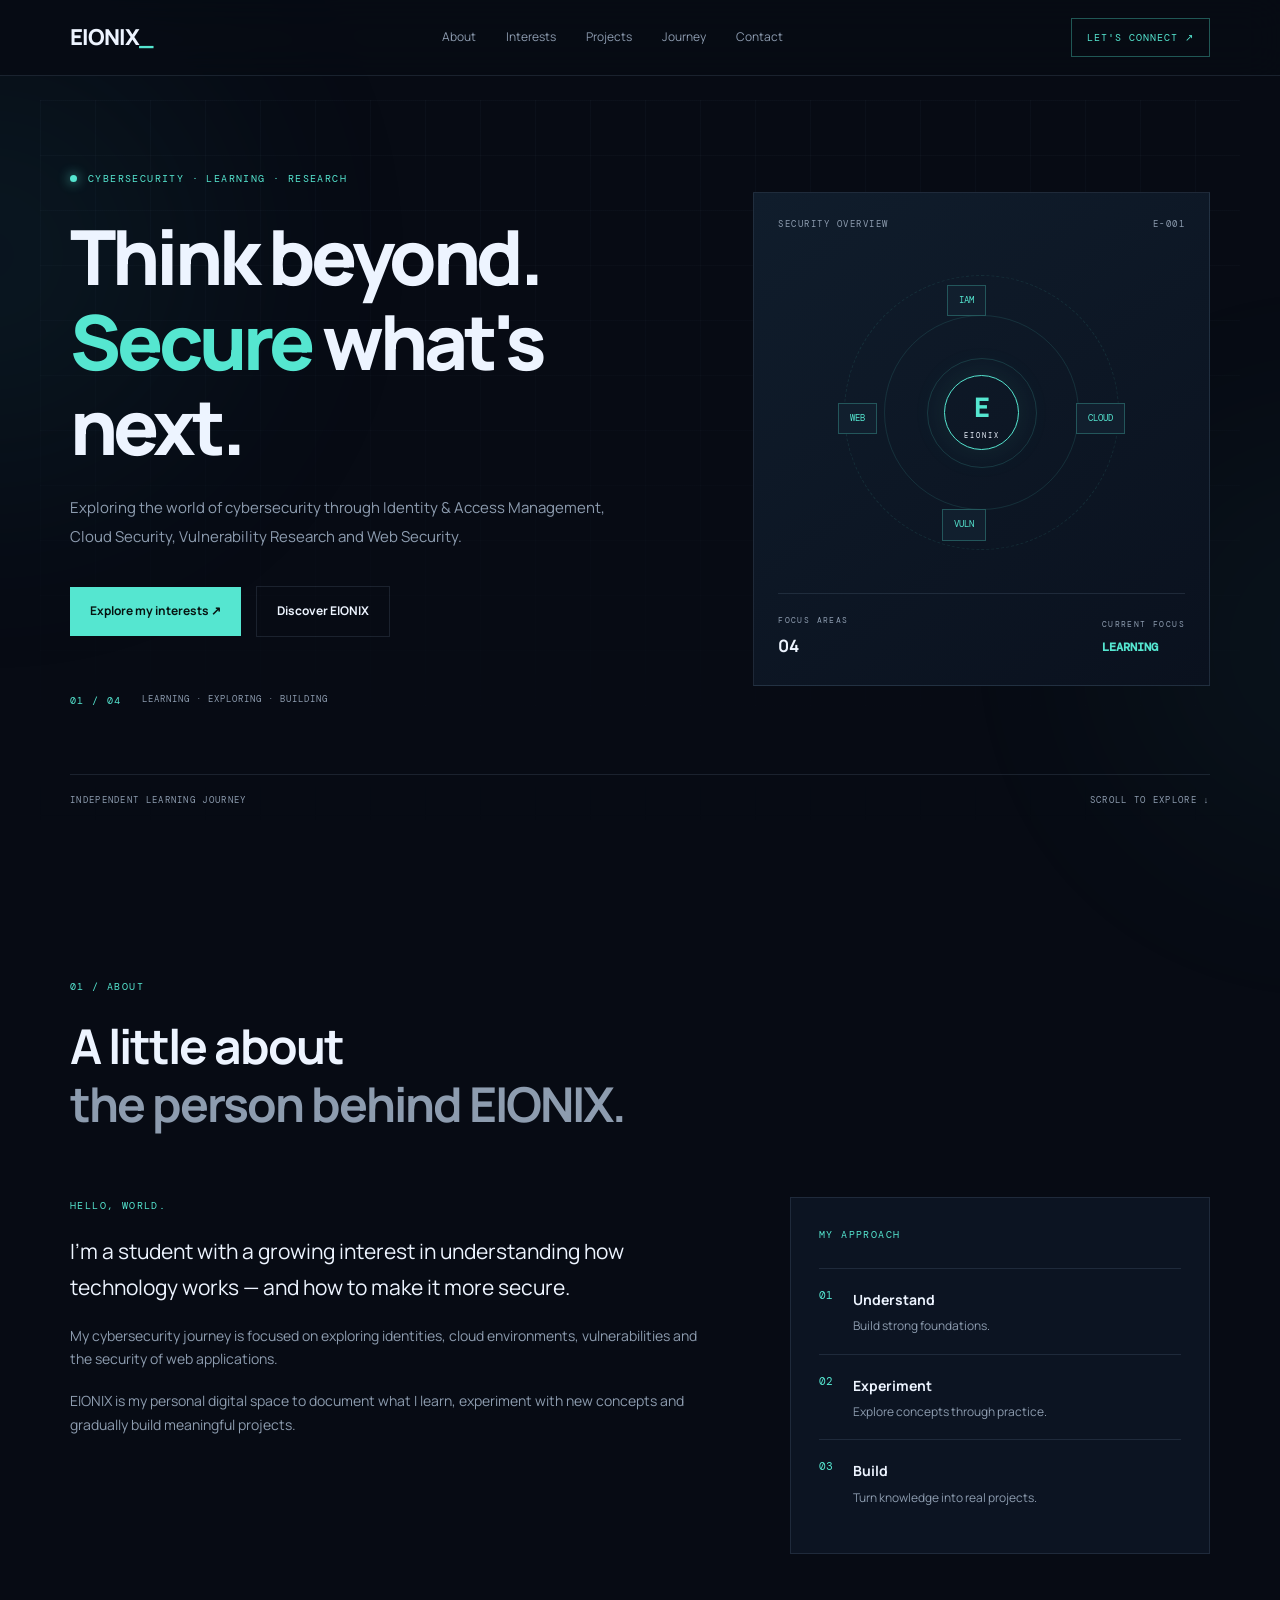
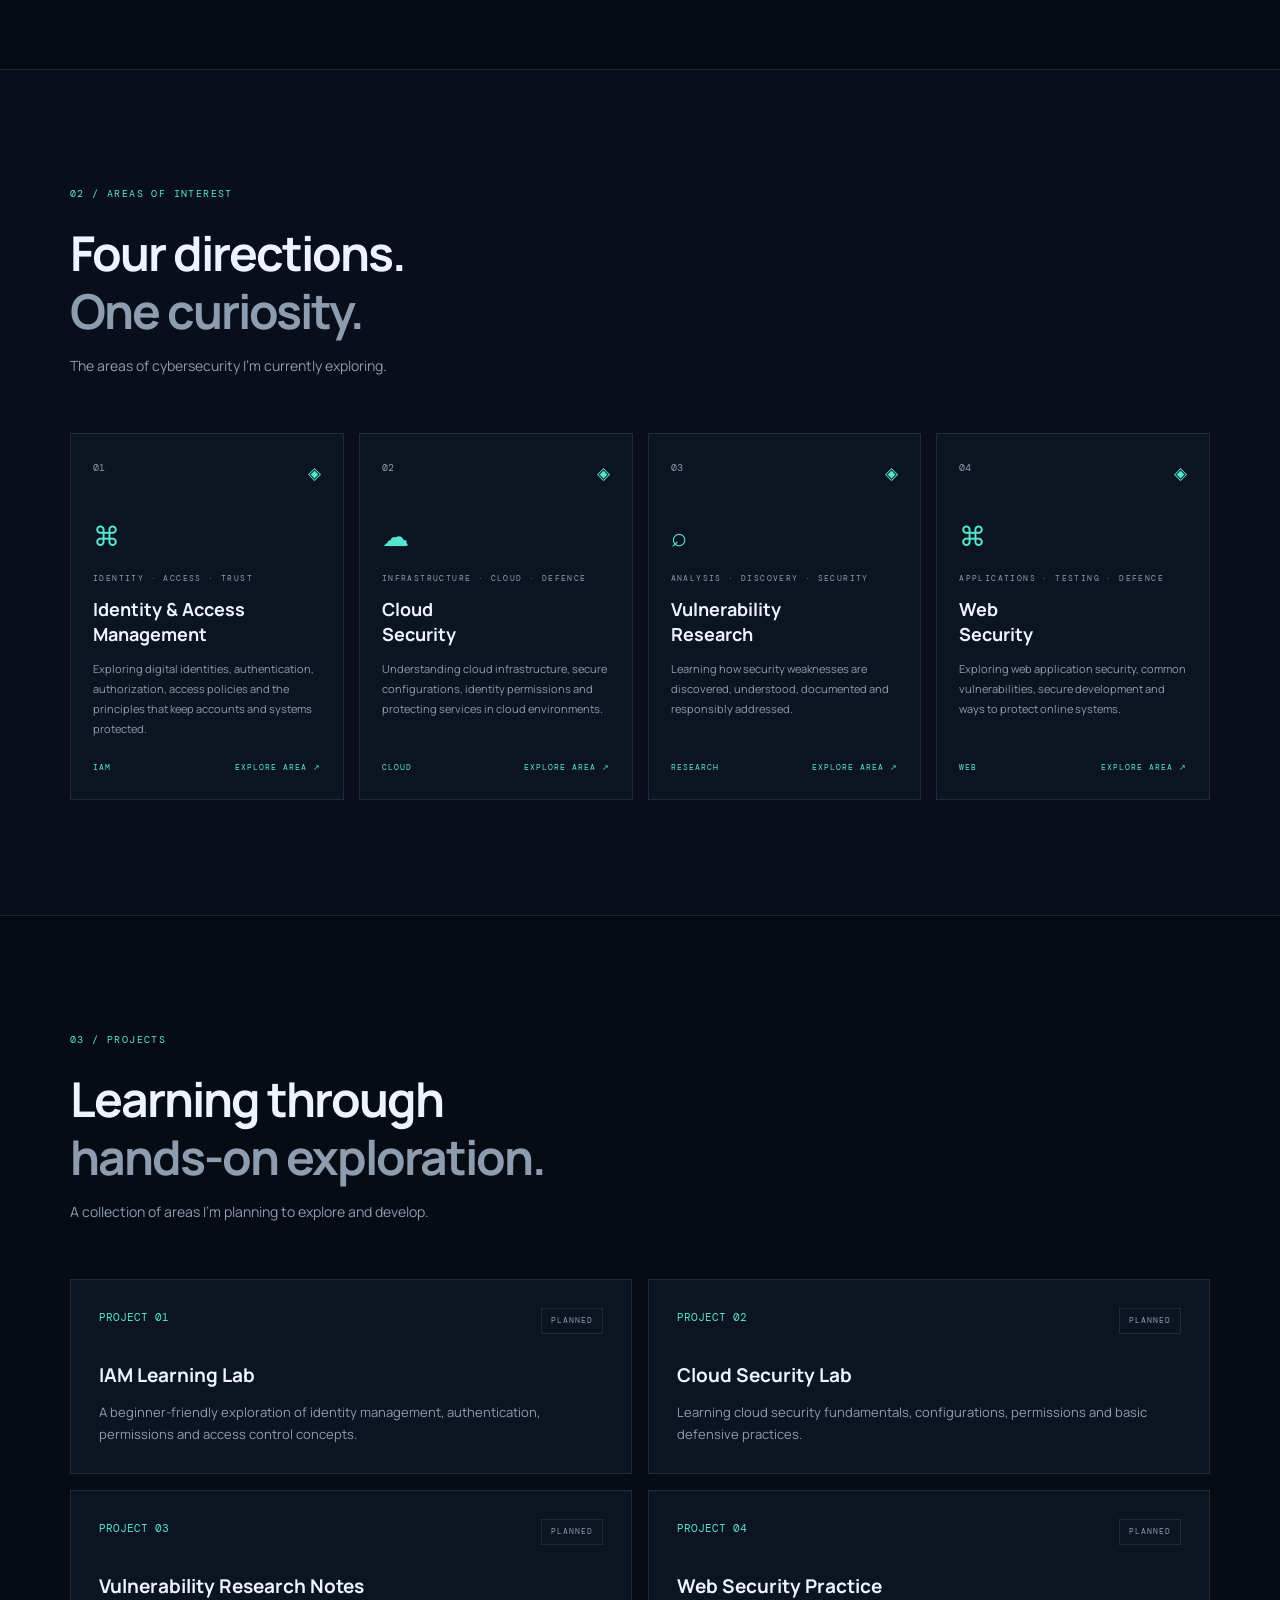
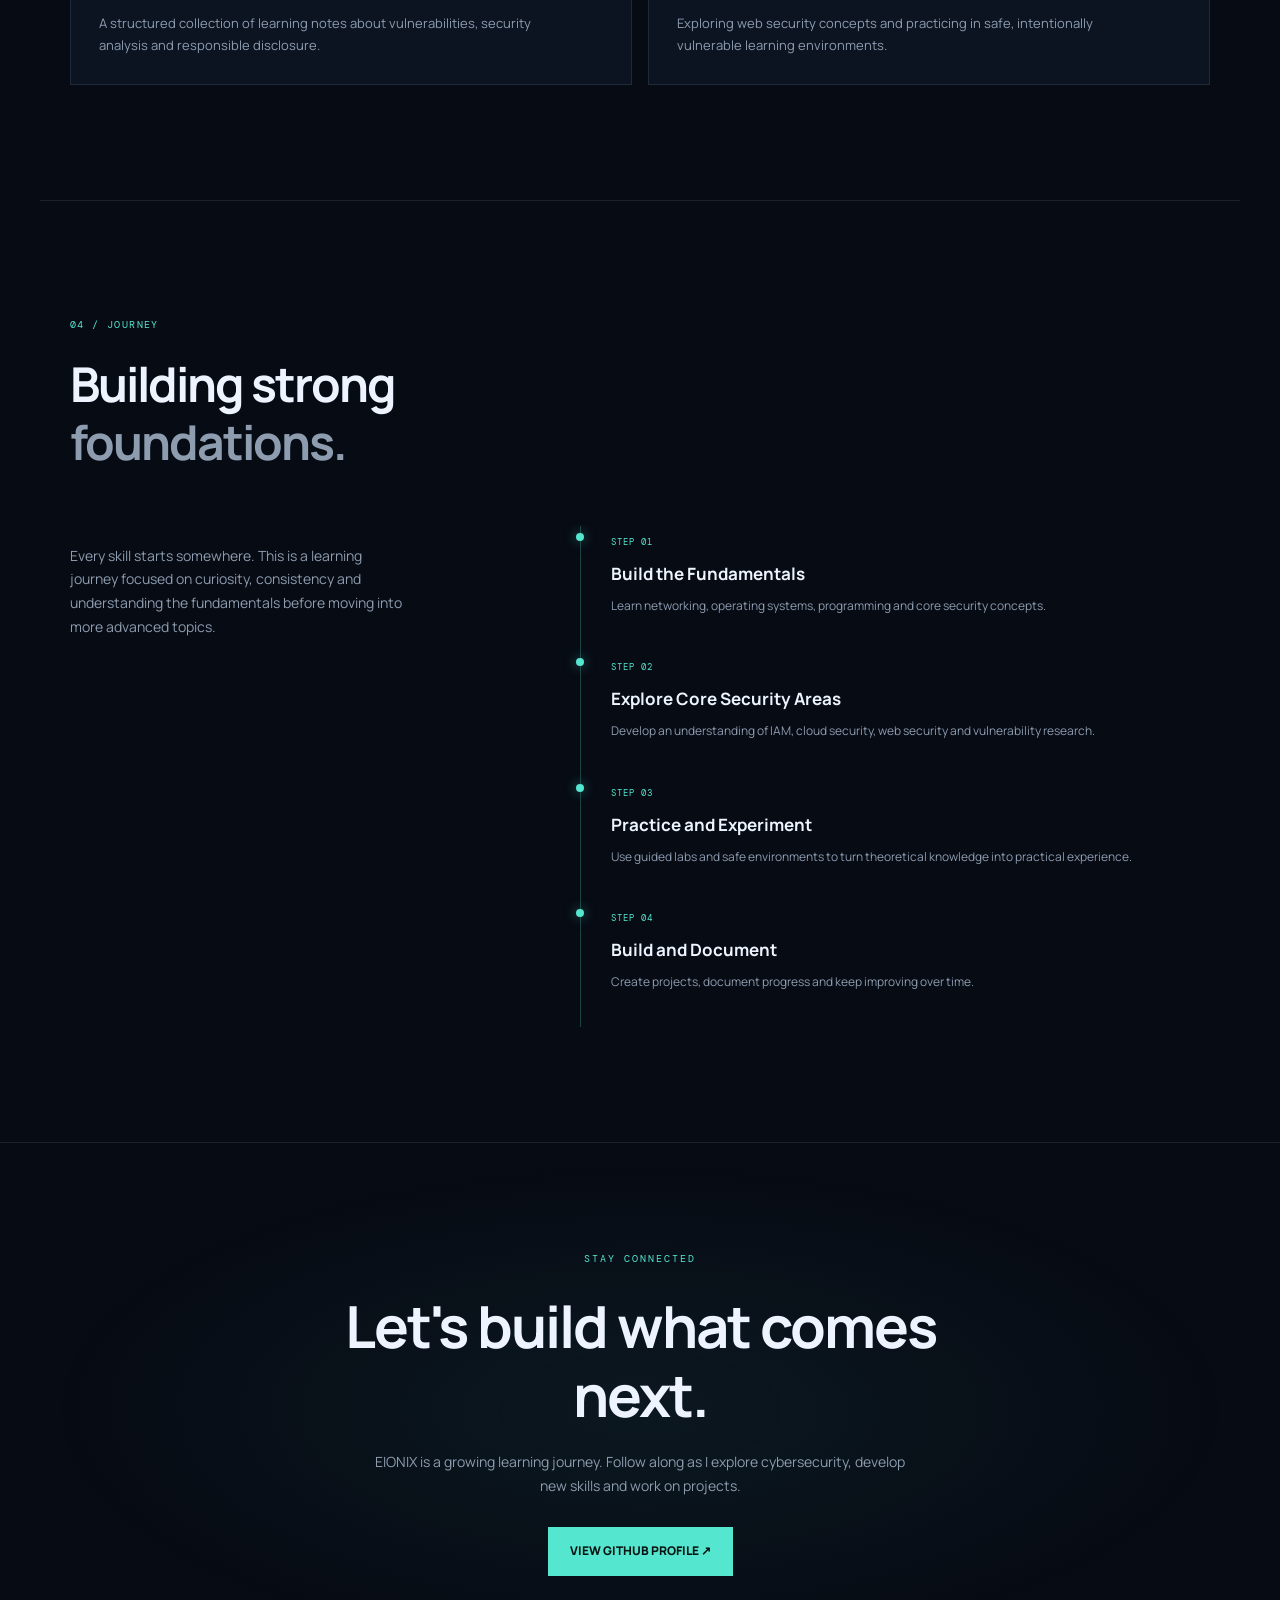
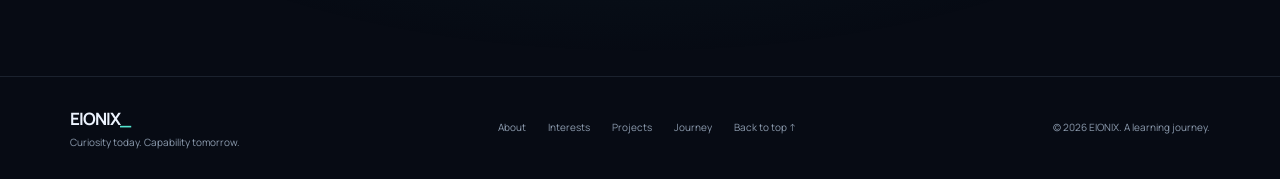
<file: index.html>
<!DOCTYPE html>
<html lang="en">
<head>
<meta charset="UTF-8">
<meta name="viewport" content="width=device-width, initial-scale=1.0">
<meta name="theme-color" content="#070b14">
<title>EIONIX — Cybersecurity Portfolio</title>
<meta name="description" content="EIONIX — A student exploring cybersecurity, IAM, cloud security and web security.">

<link rel="preconnect" href="https://fonts.googleapis.com">
<link rel="preconnect" href="https://fonts.gstatic.com" crossorigin>
<link href="https://fonts.googleapis.com/css2?family=DM+Mono:wght@400;500&family=Manrope:wght@400;500;600;700;800&display=swap" rel="stylesheet">

<style>
:root {
    --bg: #070b14;
    --surface: #0c1422;
    --surface-light: #101c2d;
    --cyan: #55e6d0;
    --text: #edf4ff;
    --muted: #8d9caf;
    --border: rgba(160,190,220,.13);
    --mono: "DM Mono", monospace;
    --font: "Manrope", sans-serif;
}

* {
    margin: 0;
    padding: 0;
    box-sizing: border-box;
    scroll-behavior: smooth;
}

body {
    background: var(--bg);
    color: var(--text);
    font-family: var(--font);
    overflow-x: hidden;
    line-height: 1.7;
}

a {
    color: inherit;
    text-decoration: none;
}

.ambient {
    position: fixed;
    width: 420px;
    height: 420px;
    border-radius: 50%;
    filter: blur(130px);
    pointer-events: none;
    z-index: -1;
    opacity: .12;
}

.ambient-one {
    background: #247d91;
    top: 5%;
    left: -220px;
}

.ambient-two {
    background: #55e6d0;
    bottom: 5%;
    right: -260px;
    opacity: .045;
}

/* NAVIGATION */

.navbar {
    position: fixed;
    top: 0;
    left: 0;
    width: 100%;
    z-index: 100;
    background: rgba(7,11,20,.82);
    backdrop-filter: blur(18px);
    border-bottom: 1px solid var(--border);
}

.nav-container {
    max-width: 1200px;
    margin: auto;
    padding: 18px 30px;
    display: flex;
    align-items: center;
    justify-content: space-between;
}

.logo {
    font-size: 22px;
    font-weight: 800;
    letter-spacing: -1px;
}

.logo span {
    color: var(--cyan);
}

.nav-links {
    display: flex;
    gap: 30px;
}

.nav-links a {
    font-size: 12px;
    color: var(--muted);
    transition: .25s;
}

.nav-links a:hover {
    color: var(--cyan);
}

.nav-cta {
    font-family: var(--mono);
    font-size: 10px;
    letter-spacing: 1px;
    color: var(--cyan);
    border: 1px solid rgba(85,230,208,.35);
    padding: 10px 15px;
    transition: .25s;
}

.nav-cta:hover {
    background: rgba(85,230,208,.08);
}

/* HERO */

.hero {
    min-height: 760px;
    max-width: 1200px;
    margin: auto;
    padding: 170px 30px 55px;
    position: relative;
    display: flex;
    flex-direction: column;
    justify-content: center;
}

.hero-grid {
    position: absolute;
    inset: 100px 0 0;
    background-image:
        linear-gradient(rgba(150,180,210,.035) 1px, transparent 1px),
        linear-gradient(90deg, rgba(150,180,210,.035) 1px, transparent 1px);
    background-size: 55px 55px;
    mask-image: linear-gradient(to bottom, black, transparent);
    pointer-events: none;
}

.hero-inner {
    display: grid;
    grid-template-columns: 1.15fr .85fr;
    align-items: center;
    gap: 65px;
    position: relative;
    z-index: 1;
}

.eyebrow, .mono, .section-index, .small-accent,
.card-category, .panel-label, .visual-label {
    font-family: var(--mono);
    letter-spacing: 1.4px;
    font-size: 10px;
}

.eyebrow {
    color: var(--cyan);
    display: flex;
    align-items: center;
    gap: 11px;
    margin-bottom: 27px;
}

.live-dot {
    width: 7px;
    height: 7px;
    border-radius: 50%;
    background: var(--cyan);
    box-shadow: 0 0 12px var(--cyan);
}

.hero h1 {
    font-size: clamp(48px, 6vw, 76px);
    line-height: 1.12;
    letter-spacing: -4px;
    font-weight: 800;
    margin-bottom: 25px;
}

.hero h1 span {
    color: var(--cyan);
}

.hero-description {
    max-width: 550px;
    color: var(--muted);
    font-size: 15px;
    line-height: 1.9;
}

.hero-actions {
    display: flex;
    align-items: center;
    gap: 15px;
    margin-top: 35px;
    flex-wrap: wrap;
}

.button {
    padding: 14px 20px;
    font-size: 12px;
    font-weight: 700;
    transition: .25s;
}

.button-primary {
    background: var(--cyan);
    color: #071411;
}

.button-primary:hover {
    transform: translateY(-3px);
    box-shadow: 0 10px 30px rgba(85,230,208,.15);
}

.button-ghost {
    border: 1px solid var(--border);
    color: var(--text);
}

.button-ghost:hover {
    border-color: var(--cyan);
    color: var(--cyan);
}

.hero-footnote {
    display: flex;
    gap: 20px;
    margin-top: 55px;
    color: var(--muted);
    font-family: var(--mono);
    font-size: 9px;
    letter-spacing: 1px;
}

.hero-footnote .mono {
    color: var(--cyan);
}

/* HERO VISUAL */

.hero-visual {
    background: linear-gradient(145deg, #101d2c, #0a111e);
    border: 1px solid var(--border);
    padding: 24px;
    position: relative;
}

.visual-top, .visual-bottom {
    display: flex;
    justify-content: space-between;
    align-items: center;
}

.visual-top {
    color: var(--muted);
    font-family: var(--mono);
    font-size: 9px;
    letter-spacing: 1.5px;
}

.orbit {
    width: 280px;
    height: 280px;
    max-width: 100%;
    margin: 40px auto;
    position: relative;
    display: grid;
    place-items: center;
}

.orbit-ring {
    position: absolute;
    border: 1px solid rgba(85,230,208,.16);
    border-radius: 50%;
}

.ring-one { width: 110px; height: 110px; }
.ring-two { width: 195px; height: 195px; border-color: rgba(85,230,208,.12); }
.ring-three { width: 275px; height: 275px; border-style: dashed; border-color: rgba(85,230,208,.1); }

.orbit-center {
    width: 75px;
    height: 75px;
    border: 1px solid var(--cyan);
    border-radius: 50%;
    display: flex;
    flex-direction: column;
    justify-content: center;
    align-items: center;
    box-shadow: 0 0 35px rgba(85,230,208,.1);
}

.center-symbol {
    color: var(--cyan);
    font-size: 27px;
    font-weight: 800;
}

.center-caption {
    font-family: var(--mono);
    font-size: 7px;
    letter-spacing: 2px;
}

.orbit-node {
    position: absolute;
    background: #111f2e;
    border: 1px solid rgba(85,230,208,.28);
    color: var(--cyan);
    font-family: var(--mono);
    font-size: 9px;
    padding: 7px 11px;
}

.node-one { top: 12px; left: 105px; }
.node-two { right: -3px; top: 130px; }
.node-three { bottom: 12px; left: 100px; }
.node-four { left: -4px; top: 130px; }

.visual-bottom {
    border-top: 1px solid var(--border);
    padding-top: 20px;
}

.visual-bottom > div {
    display: flex;
    flex-direction: column;
    gap: 5px;
}

.visual-label {
    color: var(--muted);
    font-size: 8px;
}

.visual-bottom strong {
    font-size: 17px;
}

.active-text {
    color: var(--cyan);
    font-family: var(--mono);
    font-size: 12px !important;
}

.hero-bottom-line {
    display: flex;
    justify-content: space-between;
    margin-top: 65px;
    padding-top: 18px;
    border-top: 1px solid var(--border);
    color: var(--muted);
    font-family: var(--mono);
    font-size: 9px;
    letter-spacing: 1.3px;
}

/* COMMON SECTIONS */

.section {
    max-width: 1200px;
    margin: auto;
    padding: 115px 30px;
}

.section-index {
    color: var(--cyan);
    margin-bottom: 22px;
}

.section-heading h2 {
    font-size: clamp(34px, 4vw, 48px);
    line-height: 1.2;
    letter-spacing: -2px;
}

.section-heading h2 span {
    color: var(--muted);
}

.heading-description {
    color: var(--muted);
    margin-top: 15px;
    font-size: 14px;
}

/* ABOUT */

.about-layout {
    display: grid;
    grid-template-columns: 1.2fr .8fr;
    gap: 90px;
    margin-top: 65px;
}

.small-accent {
    color: var(--cyan);
    margin-bottom: 20px;
}

.about-main p {
    color: var(--muted);
    font-size: 14px;
    margin-bottom: 18px;
    max-width: 650px;
}

.about-main .about-lead {
    color: var(--text);
    font-size: 21px;
    line-height: 1.7;
}

.info-panel {
    background: var(--surface);
    border: 1px solid var(--border);
    padding: 28px;
}

.panel-label {
    color: var(--cyan);
    display: block;
    margin-bottom: 25px;
}

.approach-item {
    display: flex;
    gap: 20px;
    padding: 17px 0;
    border-top: 1px solid var(--border);
}

.approach-item > span {
    color: var(--cyan);
    font-family: var(--mono);
    font-size: 11px;
}

.approach-item strong {
    font-size: 14px;
}

.approach-item p {
    color: var(--muted);
    font-size: 12px;
    margin-top: 3px;
}

/* INTERESTS */

.interests-section {
    max-width: none;
    background: rgba(12,20,34,.45);
    border-top: 1px solid var(--border);
    border-bottom: 1px solid var(--border);
}

.interests-section > * {
    max-width: 1140px;
    margin-left: auto;
    margin-right: auto;
}

.interest-grid {
    display: grid;
    grid-template-columns: repeat(4, 1fr);
    gap: 15px;
    margin-top: 55px;
}

.interest-card {
    background: var(--surface);
    border: 1px solid var(--border);
    padding: 25px 22px;
    min-height: 350px;
    display: flex;
    flex-direction: column;
    transition: .3s;
}

.interest-card:hover {
    transform: translateY(-6px);
    border-color: rgba(85,230,208,.4);
    background: #0e1a29;
}

.card-top {
    display: flex;
    justify-content: space-between;
    color: var(--muted);
    font-family: var(--mono);
    font-size: 10px;
}

.card-symbol {
    color: var(--cyan);
    font-size: 17px;
}

.interest-icon {
    color: var(--cyan);
    font-size: 27px;
    margin: 25px 0 12px;
}

.card-category {
    color: var(--muted);
    font-size: 8px;
    line-height: 1.8;
}

.interest-card h3 {
    font-size: 18px;
    line-height: 1.4;
    margin: 12px 0;
}

.interest-card p {
    color: var(--muted);
    font-size: 11px;
    line-height: 1.8;
}

.card-bottom {
    display: flex;
    justify-content: space-between;
    margin-top: auto;
    padding-top: 22px;
    font-family: var(--mono);
    font-size: 8px;
    letter-spacing: 1px;
    color: var(--cyan);
}

/* PROJECTS */

.project-grid {
    display: grid;
    grid-template-columns: repeat(2, 1fr);
    gap: 16px;
    margin-top: 55px;
}

.project-card {
    padding: 28px;
    background: var(--surface);
    border: 1px solid var(--border);
    transition: .25s;
}

.project-card:hover {
    border-color: rgba(85,230,208,.35);
    transform: translateY(-4px);
}

.project-top {
    display: flex;
    justify-content: space-between;
    margin-bottom: 25px;
}

.project-number {
    color: var(--cyan);
    font-family: var(--mono);
    font-size: 11px;
}

.project-status {
    color: var(--muted);
    border: 1px solid var(--border);
    padding: 5px 9px;
    font-family: var(--mono);
    font-size: 8px;
    letter-spacing: 1px;
}

.project-card h3 {
    font-size: 19px;
    margin-bottom: 10px;
}

.project-card p {
    color: var(--muted);
    font-size: 13px;
    max-width: 470px;
}

/* JOURNEY */

.journey-section {
    border-top: 1px solid var(--border);
}

.journey-layout {
    display: grid;
    grid-template-columns: .8fr 1.2fr;
    gap: 90px;
    margin-top: 55px;
}

.journey-intro {
    color: var(--muted);
    font-size: 14px;
    max-width: 340px;
    margin-top: 18px;
}

.timeline {
    border-left: 1px solid rgba(85,230,208,.25);
    padding-left: 30px;
}

.timeline-item {
    position: relative;
    padding-bottom: 35px;
}

.timeline-item::before {
    content: "";
    position: absolute;
    width: 8px;
    height: 8px;
    border-radius: 50%;
    background: var(--cyan);
    left: -35px;
    top: 7px;
    box-shadow: 0 0 12px rgba(85,230,208,.5);
}

.timeline-item span {
    color: var(--cyan);
    font-family: var(--mono);
    font-size: 9px;
    letter-spacing: 1px;
}

.timeline-item h3 {
    font-size: 17px;
    margin: 7px 0;
}

.timeline-item p {
    color: var(--muted);
    font-size: 12px;
}

/* CONTACT */

.contact-section {
    padding: 100px 30px;
    border-top: 1px solid var(--border);
    text-align: center;
    background: radial-gradient(ellipse at center, rgba(44,120,120,.12), transparent 65%);
}

.contact-inner {
    max-width: 720px;
    margin: auto;
}

.contact-label {
    color: var(--cyan);
    font-family: var(--mono);
    font-size: 10px;
    letter-spacing: 2px;
}

.contact-section h2 {
    font-size: clamp(35px, 5vw, 58px);
    line-height: 1.2;
    letter-spacing: -2px;
    margin: 20px 0;
}

.contact-section p {
    color: var(--muted);
    font-size: 14px;
    max-width: 550px;
    margin: 0 auto 30px;
}

.contact-link {
    display: inline-block;
    padding: 14px 22px;
    color: #071411;
    background: var(--cyan);
    font-size: 12px;
    font-weight: 800;
    transition: .25s;
}

.contact-link:hover {
    transform: translateY(-3px);
}

/* FOOTER */

.footer {
    border-top: 1px solid var(--border);
    padding: 28px 30px;
}

.footer-inner {
    max-width: 1140px;
    margin: auto;
    display: flex;
    justify-content: space-between;
    align-items: center;
    gap: 20px;
}

.footer-brand strong {
    font-size: 17px;
    letter-spacing: -1px;
}

.footer-brand strong span {
    color: var(--cyan);
}

.footer-brand p, .copyright {
    color: var(--muted);
    font-size: 10px;
}

.footer-links {
    display: flex;
    gap: 22px;
}

.footer-links a {
    color: var(--muted);
    font-size: 10px;
    transition: .2s;
}

.footer-links a:hover {
    color: var(--cyan);
}

/* RESPONSIVE */

@media (max-width: 900px) {
    .hero-inner {
        grid-template-columns: 1fr;
        gap: 55px;
    }

    .hero {
        padding-top: 145px;
    }

    .hero-visual {
        max-width: 500px;
    }

    .interest-grid {
        grid-template-columns: repeat(2, 1fr);
    }

    .about-layout, .journey-layout {
        grid-template-columns: 1fr;
        gap: 40px;
    }
}

@media (max-width: 600px) {
    .nav-container {
        padding: 15px 18px;
        flex-wrap: wrap;
        gap: 13px;
    }

    .nav-links {
        order: 3;
        width: 100%;
        justify-content: space-between;
        gap: 8px;
    }

    .nav-links a {
        font-size: 10px;
    }

    .nav-cta {
        font-size: 8px;
        padding: 8px;
    }

    .hero {
        padding: 175px 20px 40px;
        min-height: auto;
    }

    .hero h1 {
        font-size: 47px;
        letter-spacing: -2.5px;
    }

    .hero-description {
        font-size: 13px;
    }

    .hero-footnote {
        flex-wrap: wrap;
        margin-top: 35px;
    }

    .hero-bottom-line {
        font-size: 7px;
        gap: 15px;
    }

    .section {
        padding: 80px 20px;
    }

    .interest-grid, .project-grid {
        grid-template-columns: 1fr;
    }

    .interest-card {
        min-height: 310px;
    }

    .footer-inner {
        flex-direction: column;
        align-items: flex-start;
    }

    .footer-links {
        flex-wrap: wrap;
        gap: 15px;
    }

    .copyright {
        margin-top: 5px;
    }
}
</style>
</head>

<body>

<div class="ambient ambient-one"></div>
<div class="ambient ambient-two"></div>

<nav class="navbar">
    <div class="nav-container">
        <a href="#home" class="logo">EIONIX<span>_</span></a>

        <div class="nav-links">
            <a href="#about">About</a>
            <a href="#interests">Interests</a>
            <a href="#projects">Projects</a>
            <a href="#journey">Journey</a>
            <a href="#contact">Contact</a>
        </div>

        <a href="#contact" class="nav-cta">LET'S CONNECT ↗</a>
    </div>
</nav>

<main>

<section class="hero" id="home">
    <div class="hero-grid"></div>

    <div class="hero-inner">
        <div class="hero-copy">
            <div class="eyebrow">
                <span class="live-dot"></span>
                CYBERSECURITY · LEARNING · RESEARCH
            </div>

            <h1>Think beyond.<br><span>Secure</span> what's next.</h1>

            <p class="hero-description">
                Exploring the world of cybersecurity through
                Identity & Access Management, Cloud Security,
                Vulnerability Research and Web Security.
            </p>

            <div class="hero-actions">
                <a href="#interests" class="button button-primary">
                    Explore my interests ↗
                </a>
                <a href="#about" class="button button-ghost">
                    Discover EIONIX
                </a>
            </div>

            <div class="hero-footnote">
                <span class="mono">01 / 04</span>
                <span>LEARNING · EXPLORING · BUILDING</span>
            </div>
        </div>

        <div class="hero-visual">
            <div class="visual-top">
                <span>SECURITY OVERVIEW</span>
                <span>E-001</span>
            </div>

            <div class="orbit">
                <div class="orbit-ring ring-one"></div>
                <div class="orbit-ring ring-two"></div>
                <div class="orbit-ring ring-three"></div>

                <div class="orbit-center">
                    <span class="center-symbol">E</span>
                    <span class="center-caption">EIONIX</span>
                </div>

                <div class="orbit-node node-one">IAM</div>
                <div class="orbit-node node-two">CLOUD</div>
                <div class="orbit-node node-three">VULN</div>
                <div class="orbit-node node-four">WEB</div>
            </div>

            <div class="visual-bottom">
                <div>
                    <span class="visual-label">FOCUS AREAS</span>
                    <strong>04</strong>
                </div>
                <div>
                    <span class="visual-label">CURRENT FOCUS</span>
                    <strong class="active-text">LEARNING</strong>
                </div>
            </div>
        </div>
    </div>

    <div class="hero-bottom-line">
        <span>INDEPENDENT LEARNING JOURNEY</span>
        <span>SCROLL TO EXPLORE ↓</span>
    </div>
</section>

<section class="section" id="about">
    <div class="section-heading">
        <div class="section-index">01 / ABOUT</div>
        <h2>A little about<br><span>the person behind EIONIX.</span></h2>
    </div>

    <div class="about-layout">
        <div class="about-main">
            <div class="small-accent">HELLO, WORLD.</div>

            <p class="about-lead">
                I'm a student with a growing interest in understanding
                how technology works — and how to make it more secure.
            </p>

            <p>
                My cybersecurity journey is focused on exploring
                identities, cloud environments, vulnerabilities
                and the security of web applications.
            </p>

            <p>
                EIONIX is my personal digital space to document
                what I learn, experiment with new concepts and
                gradually build meaningful projects.
            </p>
        </div>

        <div class="info-panel">
            <span class="panel-label">MY APPROACH</span>

            <div class="approach-item">
                <span>01</span>
                <div><strong>Understand</strong><p>Build strong foundations.</p></div>
            </div>

            <div class="approach-item">
                <span>02</span>
                <div><strong>Experiment</strong><p>Explore concepts through practice.</p></div>
            </div>

            <div class="approach-item">
                <span>03</span>
                <div><strong>Build</strong><p>Turn knowledge into real projects.</p></div>
            </div>
        </div>
    </div>
</section>

<section class="section interests-section" id="interests">
    <div class="section-heading">
        <div class="section-index">02 / AREAS OF INTEREST</div>
        <h2>Four directions.<br><span>One curiosity.</span></h2>
        <p class="heading-description">
            The areas of cybersecurity I'm currently exploring.
        </p>
    </div>

    <div class="interest-grid">

        <article class="interest-card">
            <div class="card-top"><span>01</span><span class="card-symbol">◈</span></div>
            <div class="interest-icon">⌘</div>
            <div class="card-category">IDENTITY · ACCESS · TRUST</div>
            <h3>Identity & Access<br>Management</h3>
            <p>Exploring digital identities, authentication, authorization, access policies and the principles that keep accounts and systems protected.</p>
            <div class="card-bottom"><span>IAM</span><span>EXPLORE AREA ↗</span></div>
        </article>

        <article class="interest-card">
            <div class="card-top"><span>02</span><span class="card-symbol">◈</span></div>
            <div class="interest-icon">☁</div>
            <div class="card-category">INFRASTRUCTURE · CLOUD · DEFENCE</div>
            <h3>Cloud<br>Security</h3>
            <p>Understanding cloud infrastructure, secure configurations, identity permissions and protecting services in cloud environments.</p>
            <div class="card-bottom"><span>CLOUD</span><span>EXPLORE AREA ↗</span></div>
        </article>

        <article class="interest-card">
            <div class="card-top"><span>03</span><span class="card-symbol">◈</span></div>
            <div class="interest-icon">⌕</div>
            <div class="card-category">ANALYSIS · DISCOVERY · SECURITY</div>
            <h3>Vulnerability<br>Research</h3>
            <p>Learning how security weaknesses are discovered, understood, documented and responsibly addressed.</p>
            <div class="card-bottom"><span>RESEARCH</span><span>EXPLORE AREA ↗</span></div>
        </article>

        <article class="interest-card">
            <div class="card-top"><span>04</span><span class="card-symbol">◈</span></div>
            <div class="interest-icon">⌘</div>
            <div class="card-category">APPLICATIONS · TESTING · DEFENCE</div>
            <h3>Web<br>Security</h3>
            <p>Exploring web application security, common vulnerabilities, secure development and ways to protect online systems.</p>
            <div class="card-bottom"><span>WEB</span><span>EXPLORE AREA ↗</span></div>
        </article>

    </div>
</section>

<section class="section" id="projects">
    <div class="section-heading">
        <div class="section-index">03 / PROJECTS</div>
        <h2>Learning through<br><span>hands-on exploration.</span></h2>
        <p class="heading-description">
            A collection of areas I'm planning to explore and develop.
        </p>
    </div>

    <div class="project-grid">

        <article class="project-card">
            <div class="project-top">
                <span class="project-number">PROJECT 01</span>
                <span class="project-status">PLANNED</span>
            </div>
            <h3>IAM Learning Lab</h3>
            <p>A beginner-friendly exploration of identity management, authentication, permissions and access control concepts.</p>
        </article>

        <article class="project-card">
            <div class="project-top">
                <span class="project-number">PROJECT 02</span>
                <span class="project-status">PLANNED</span>
            </div>
            <h3>Cloud Security Lab</h3>
            <p>Learning cloud security fundamentals, configurations, permissions and basic defensive practices.</p>
        </article>

        <article class="project-card">
            <div class="project-top">
                <span class="project-number">PROJECT 03</span>
                <span class="project-status">PLANNED</span>
            </div>
            <h3>Vulnerability Research Notes</h3>
            <p>A structured collection of learning notes about vulnerabilities, security analysis and responsible disclosure.</p>
        </article>

        <article class="project-card">
            <div class="project-top">
                <span class="project-number">PROJECT 04</span>
                <span class="project-status">PLANNED</span>
            </div>
            <h3>Web Security Practice</h3>
            <p>Exploring web security concepts and practicing in safe, intentionally vulnerable learning environments.</p>
        </article>

    </div>
</section>

<section class="section journey-section" id="journey">
    <div class="section-heading">
        <div class="section-index">04 / JOURNEY</div>
        <h2>Building strong<br><span>foundations.</span></h2>
    </div>

    <div class="journey-layout">
        <p class="journey-intro">
            Every skill starts somewhere. This is a learning journey
            focused on curiosity, consistency and understanding the
            fundamentals before moving into more advanced topics.
        </p>

        <div class="timeline">
            <div class="timeline-item">
                <span>STEP 01</span>
                <h3>Build the Fundamentals</h3>
                <p>Learn networking, operating systems, programming and core security concepts.</p>
            </div>

            <div class="timeline-item">
                <span>STEP 02</span>
                <h3>Explore Core Security Areas</h3>
                <p>Develop an understanding of IAM, cloud security, web security and vulnerability research.</p>
            </div>

            <div class="timeline-item">
                <span>STEP 03</span>
                <h3>Practice and Experiment</h3>
                <p>Use guided labs and safe environments to turn theoretical knowledge into practical experience.</p>
            </div>

            <div class="timeline-item">
                <span>STEP 04</span>
                <h3>Build and Document</h3>
                <p>Create projects, document progress and keep improving over time.</p>
            </div>
        </div>
    </div>
</section>

<section class="contact-section" id="contact">
    <div class="contact-inner">
        <span class="contact-label">STAY CONNECTED</span>
        <h2>Let's build what comes next.</h2>
        <p>
            EIONIX is a growing learning journey. Follow along as I
            explore cybersecurity, develop new skills and work on projects.
        </p>
        <a class="contact-link" href="https://github.com/eionix-cyber" target="_blank" rel="noopener noreferrer">
            VIEW GITHUB PROFILE ↗
        </a>
    </div>
</section>

</main>

<footer class="footer">
    <div class="footer-inner">
        <div class="footer-brand">
            <strong>EIONIX<span>_</span></strong>
            <p>Curiosity today. Capability tomorrow.</p>
        </div>

        <div class="footer-links">
            <a href="#about">About</a>
            <a href="#interests">Interests</a>
            <a href="#projects">Projects</a>
            <a href="#journey">Journey</a>
            <a href="#home">Back to top ↑</a>
        </div>

        <p class="copyright">© 2026 EIONIX. A learning journey.</p>
    </div>
</footer>



<!-- EIONIX Visitor Analytics -->
<script
    data-goatcounter="https://eionix-cyber.goatcounter.com/count"
    async
    src="https://gc.zgo.at/count.js">
</script>

</body>
</html>
</file>
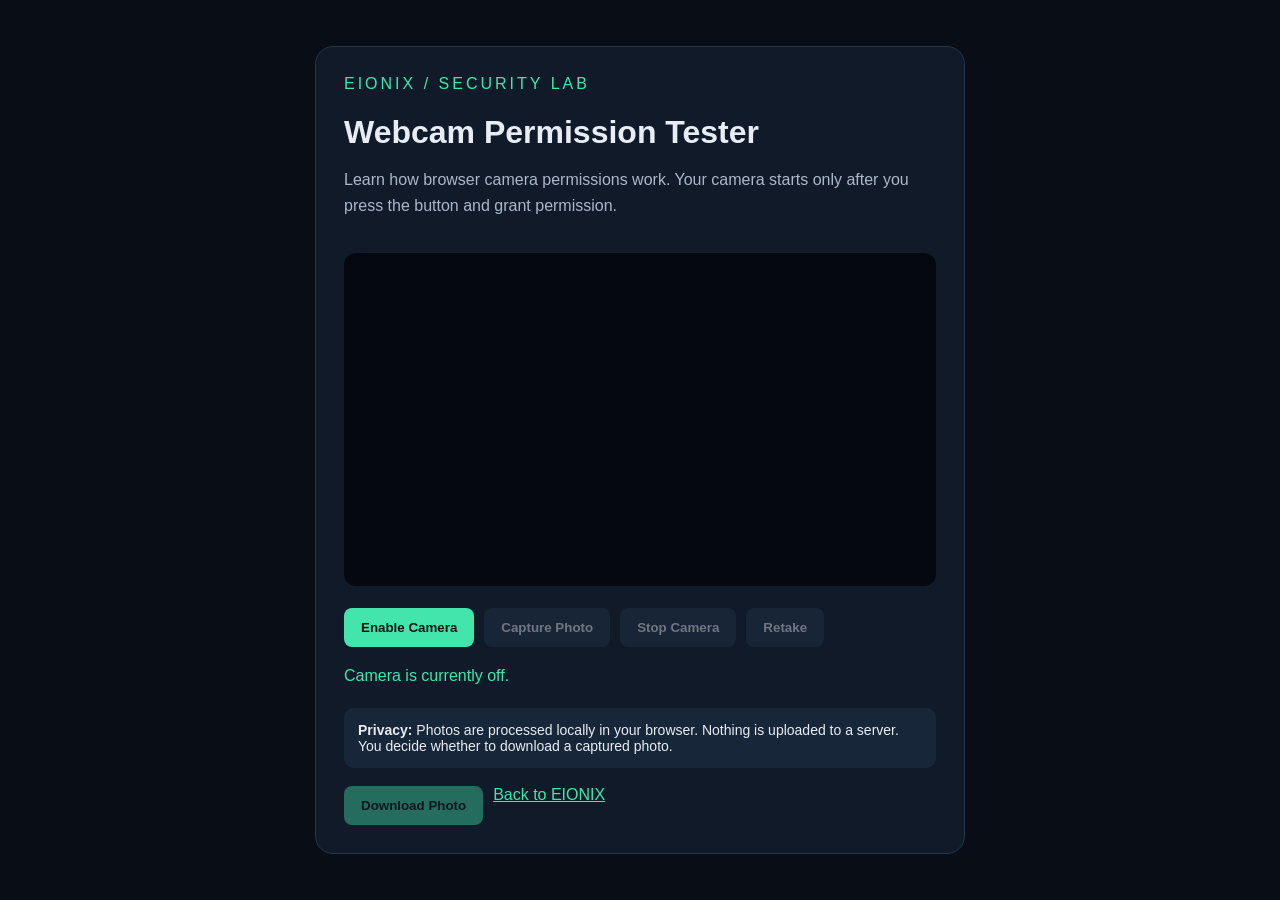
<file: camera-lab.html>
<!DOCTYPE html>
<html lang="en">
<head>
<meta charset="UTF-8">
<meta name="viewport" content="width=device-width, initial-scale=1.0">
<title>EIONIX | Camera Security Lab</title>
<style>
* { box-sizing: border-box; }
body {
  margin: 0;
  min-height: 100vh;
  background: #080d16;
  color: #e8edf5;
  font-family: Arial, sans-serif;
  display: grid;
  place-items: center;
  padding: 24px;
}
main {
  width: min(100%, 650px);
  background: #101a29;
  border: 1px solid #26364b;
  border-radius: 18px;
  padding: 28px;
}
.brand { color: #42e6ad; letter-spacing: 3px; }
h1 { margin-bottom: 8px; }
p { color: #aab8ca; line-height: 1.6; }
video, canvas {
  width: 100%;
  aspect-ratio: 16 / 9;
  background: #05080e;
  border-radius: 12px;
  margin-top: 18px;
  object-fit: cover;
}
canvas { display: none; }
.buttons {
  display: flex;
  flex-wrap: wrap;
  gap: 10px;
  margin-top: 18px;
}
button {
  padding: 12px 17px;
  border: 0;
  border-radius: 8px;
  cursor: pointer;
  font-weight: bold;
  background: #42e6ad;
  color: #07120f;
}
button.secondary {
  background: #26364b;
  color: white;
}
button:disabled { opacity: .4; cursor: not-allowed; }
#status { margin-top: 16px; color: #42e6ad; }
.notice {
  margin-top: 20px;
  padding: 14px;
  background: #172638;
  border-radius: 10px;
  font-size: 14px;
}
a { color: #42e6ad; }
</style>
</head>
<body>
<main>
  <div class="brand">EIONIX / SECURITY LAB</div>
  <h1>Webcam Permission Tester</h1>
  <p>
    Learn how browser camera permissions work.
    Your camera starts only after you press the button
    and grant permission.
  </p>

  <video id="video" autoplay muted playsinline></video>
  <canvas id="canvas"></canvas>

  <div class="buttons">
    <button id="start">Enable Camera</button>
    <button id="capture" class="secondary" disabled>Capture Photo</button>
    <button id="stop" class="secondary" disabled>Stop Camera</button>
    <button id="retake" class="secondary" disabled>Retake</button>
  </div>

  <p id="status" role="status">Camera is currently off.</p>

  <div class="notice">
    <strong>Privacy:</strong> Photos are processed locally
    in your browser. Nothing is uploaded to a server.
    You decide whether to download a captured photo.
  </div>

  <div class="buttons">
    <button id="download" disabled>Download Photo</button>
    <a href="index.html">Back to EIONIX</a>
  </div>
</main>

<script>
const video = document.getElementById("video");
const canvas = document.getElementById("canvas");
const status = document.getElementById("status");

const start = document.getElementById("start");
const capture = document.getElementById("capture");
const stop = document.getElementById("stop");
const retake = document.getElementById("retake");
const download = document.getElementById("download");

let stream = null;

start.addEventListener("click", async () => {
  try {
    stream = await navigator.mediaDevices.getUserMedia({
      video: true,
      audio: false
    });

    video.srcObject = stream;
    status.textContent = "Camera enabled. You are in control.";

    capture.disabled = false;
    stop.disabled = false;
    start.disabled = true;
  } catch (error) {
    status.textContent =
      "Camera access failed: " + error.message;
  }
});

capture.addEventListener("click", () => {
  if (!stream) return;

  canvas.width = video.videoWidth;
  canvas.height = video.videoHeight;

  canvas.getContext("2d").drawImage(
    video, 0, 0, canvas.width, canvas.height
  );

  canvas.style.display = "block";
  video.style.display = "none";

  capture.disabled = true;
  retake.disabled = false;
  download.disabled = false;

  status.textContent = "Photo captured locally.";
});

retake.addEventListener("click", () => {
  canvas.style.display = "none";
  video.style.display = "block";

  capture.disabled = false;
  retake.disabled = true;
  download.disabled = true;

  status.textContent = "Live camera preview restored.";
});

download.addEventListener("click", () => {
  const link = document.createElement("a");
  link.download = "eionix-camera-test.png";
  link.href = canvas.toDataURL("image/png");
  link.click();
});

stop.addEventListener("click", () => {
  if (stream) {
    stream.getTracks().forEach(track => track.stop());
    stream = null;
  }

  video.srcObject = null;
  video.style.display = "block";
  canvas.style.display = "none";

  capture.disabled = true;
  stop.disabled = true;
  start.disabled = false;
  retake.disabled = true;
  download.disabled = true;

  status.textContent = "Camera stopped.";
});
</script>
</body>
</html>
</file>
